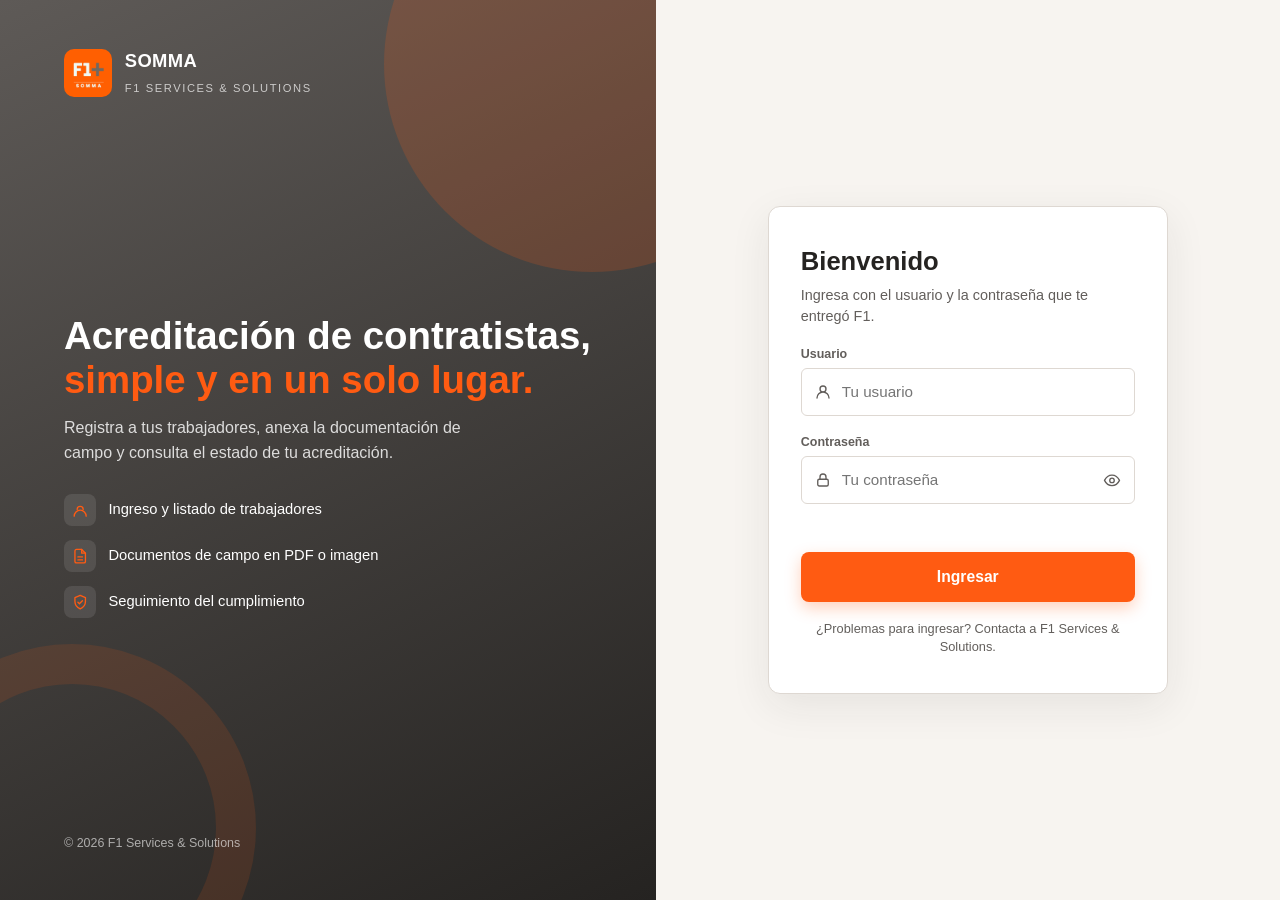
<file: login.html>
<!doctype html>
<html lang="es">
<head>
  <meta charset="utf-8">
  <meta name="viewport" content="width=device-width, initial-scale=1">
  <title>SOMMA | Iniciar sesión</title>
  <meta name="description" content="Acceso al sistema de acreditación de contratistas de F1 Services & Solutions.">
  <link rel="icon" href="assets/logo.png" type="image/png">
  <link rel="stylesheet" href="css/styles.css">
  <script src="js/supabase.js"></script>
  <script>if (leerSesion()) location.replace('/');</script>
</head>
<body class="login-body">
  <div class="login-layout">
    <aside class="login-brand">
      <div class="login-marca">
        <img src="assets/logo.png" alt="F1+ SOMMA" width="48" height="48">
        <div><strong>SOMMA</strong><small>F1 Services &amp; Solutions</small></div>
      </div>

      <div class="login-mensaje">
        <h2>Acreditación de contratistas, <span>simple y en un solo lugar.</span></h2>
        <p>Registra a tus trabajadores, anexa la documentación de campo y consulta el estado de tu acreditación.</p>
        <ul class="login-puntos">
          <li><svg viewBox="0 0 24 24" width="18" height="18" fill="none" stroke="currentColor" stroke-width="1.8" stroke-linecap="round" stroke-linejoin="round" aria-hidden="true"><path d="M16 11a4 4 0 1 0-8 0M4 20a8 8 0 0 1 16 0"/></svg>Ingreso y listado de trabajadores</li>
          <li><svg viewBox="0 0 24 24" width="18" height="18" fill="none" stroke="currentColor" stroke-width="1.8" stroke-linecap="round" stroke-linejoin="round" aria-hidden="true"><path d="M14 3H7a2 2 0 0 0-2 2v14a2 2 0 0 0 2 2h10a2 2 0 0 0 2-2V8l-5-5Z"/><path d="M14 3v5h5M9 13h6M9 17h6"/></svg>Documentos de campo en PDF o imagen</li>
          <li><svg viewBox="0 0 24 24" width="18" height="18" fill="none" stroke="currentColor" stroke-width="1.8" stroke-linecap="round" stroke-linejoin="round" aria-hidden="true"><path d="M12 3 5 6v5c0 4.5 3 8 7 10 4-2 7-5.5 7-10V6l-7-3Z"/><path d="m9 12 2 2 4-4"/></svg>Seguimiento del cumplimiento</li>
        </ul>
      </div>

      <p class="login-pie">&copy; <span id="year"></span> F1 Services &amp; Solutions</p>
    </aside>

    <main class="login-main">
      <form class="card login-card" id="form-login" novalidate>
        <header>
          <h1>Bienvenido</h1>
          <p>Ingresa con el usuario y la contraseña que te entregó F1.</p>
        </header>

        <div class="field">
          <label for="usuario">Usuario</label>
          <div class="input-icono">
            <svg viewBox="0 0 24 24" width="18" height="18" fill="none" stroke="currentColor" stroke-width="1.8" stroke-linecap="round" stroke-linejoin="round" aria-hidden="true"><path d="M16 8a4 4 0 1 1-8 0 4 4 0 0 1 8 0ZM4 20a8 8 0 0 1 16 0"/></svg>
            <input type="text" id="usuario" name="usuario" autocomplete="username" autocapitalize="none" spellcheck="false" placeholder="Tu usuario" required>
          </div>
        </div>
        <div class="field">
          <label for="clave">Contraseña</label>
          <div class="input-icono">
            <svg viewBox="0 0 24 24" width="18" height="18" fill="none" stroke="currentColor" stroke-width="1.8" stroke-linecap="round" stroke-linejoin="round" aria-hidden="true"><rect x="5" y="11" width="14" height="9" rx="2"/><path d="M8 11V8a4 4 0 0 1 8 0v3"/></svg>
            <input type="password" id="clave" name="clave" autocomplete="current-password" placeholder="Tu contraseña" required>
            <button type="button" class="ver-clave" id="ver-clave" aria-label="Mostrar contraseña" aria-pressed="false">
              <svg viewBox="0 0 24 24" width="18" height="18" fill="none" stroke="currentColor" stroke-width="1.8" stroke-linecap="round" stroke-linejoin="round" aria-hidden="true"><path d="M2 12s3.5-7 10-7 10 7 10 7-3.5 7-10 7S2 12 2 12Z"/><circle cx="12" cy="12" r="3"/></svg>
            </button>
          </div>
        </div>

        <p class="form-status" id="login-status" role="alert"></p>
        <button type="submit" class="btn-primary" id="btn-login">Ingresar</button>
        <p class="login-ayuda">¿Problemas para ingresar? Contacta a F1 Services &amp; Solutions.</p>
      </form>
    </main>
  </div>

  <script src="js/common.js"></script>
  <script src="js/login.js"></script>
</body>
</html>
</file>
<file: css/styles.css>
/* Paleta tomada de inventario-ti (F1+) */
:root {
  --f1-orange: #ff5b12;
  --f1-orange-dark: #e14e08;
  --f1-ink: #252321;
  --f1-stone: #625e5b;
  --f1-stone-dark: #5e5a57;
  --f1-cream: #f7f4f0;
  --f1-border: #ded8d2;
  --f1-blue: #68aadf;
  --f1-tag: #ede8e2;

  /* Tonos de estado usados en inventario-ti */
  --ok: #10b981;
  --ok-bg: #d1fae5;
  --ok-text: #047857;
  --warn-bg: #fef3c7;
  --warn-text: #b45309;
  --bad: #ef4444;
  --bad-text: #b91c1c;
  --bad-bg: #fee2e2;
  --bad-soft: #fef2f2;
  --bad-border: #fee2e2;
}

* { box-sizing: border-box; }

body {
  margin: 0;
  background: var(--f1-cream);
  color: var(--f1-ink);
  font-family: Arial, Helvetica, sans-serif;
  line-height: 1.45;
}

h1, h2, p, ul { margin: 0; }
ul { padding: 0; list-style: none; }
button { font: inherit; cursor: pointer; }
a { color: inherit; }

.muted { color: var(--f1-stone); }
.small { font-size: 0.78rem; }

/* ---------- Cabecera ---------- */
.topbar { background: var(--f1-stone-dark); color: #fff; }
.topbar-inner {
  display: flex;
  align-items: center;
  justify-content: space-between;
  gap: 1rem;
  max-width: 80rem;
  margin: 0 auto;
  padding: 0.75rem 1.25rem;
}
.brand { display: flex; align-items: center; gap: 0.75rem; text-decoration: none; }
.brand img { border-radius: 8px; box-shadow: 0 1px 3px rgba(0, 0, 0, 0.25); }
.brand-text { display: grid; line-height: 1.15; }
.brand-text strong { font-size: 1rem; font-weight: 900; letter-spacing: 0.04em; }
.brand-text small { font-size: 0.6rem; text-transform: uppercase; letter-spacing: 0.18em; color: rgba(255, 255, 255, 0.5); }

.toplinks { display: flex; align-items: center; gap: 0.25rem; }
.toplinks > a { padding: 0.45rem 0.8rem; border-radius: 8px; color: rgba(255, 255, 255, 0.85); text-decoration: none; font-size: 0.88rem; font-weight: 600; }
.toplinks > a:hover { background: rgba(255, 255, 255, 0.12); color: #fff; }

.menu-toggle { display: none; background: none; border: 0; color: #fff; padding: 0.25rem; }

.tabsbar {
  display: flex;
  gap: 0.5rem;
  max-width: 80rem;
  margin: 0 auto;
  padding: 0 1.25rem;
  overflow-x: auto;
  border-top: 1px solid rgba(255, 255, 255, 0.1);
}
.tab {
  padding: 0.7rem 1.4rem;
  margin-top: 0.6rem;
  border-radius: 8px 8px 0 0;
  background: rgba(255, 255, 255, 0.1);
  color: rgba(255, 255, 255, 0.8);
  text-decoration: none;
  font-size: 0.88rem;
  font-weight: 600;
  white-space: nowrap;
}
.tab:hover { background: rgba(255, 255, 255, 0.18); color: #fff; }
.tab.active { background: var(--f1-orange); color: #fff; }

/* ---------- Página ---------- */
main { max-width: 80rem; margin: 0 auto; padding: 1.75rem 1.25rem 3rem; }

.page-head {
  display: flex;
  flex-wrap: wrap;
  align-items: center;
  justify-content: space-between;
  gap: 1rem;
  margin-bottom: 1.5rem;
}
.page-head h1 { font-size: 1.45rem; font-weight: 800; letter-spacing: 0.01em; }
.page-head p { color: var(--f1-stone); font-size: 0.85rem; }
.demo-tag {
  display: inline-block;
  margin-left: 0.5rem;
  padding: 0.15rem 0.55rem;
  border-radius: 999px;
  background: var(--f1-tag);
  color: var(--f1-stone);
  font-size: 0.65rem;
  font-weight: 700;
  letter-spacing: 0.06em;
  text-transform: uppercase;
  vertical-align: middle;
}
.page-actions { display: flex; flex-wrap: wrap; align-items: center; gap: 0.75rem; }

.btn-ghost, .btn-dark {
  display: inline-flex;
  align-items: center;
  gap: 0.45rem;
  padding: 0.6rem 1rem;
  border-radius: 8px;
  border: 0;
  font-size: 0.85rem;
  font-weight: 600;
}
.btn-ghost { background: transparent; color: var(--f1-stone); }
.btn-ghost:hover { color: var(--f1-ink); }
.btn-dark { background: var(--f1-ink); color: #fff; }
.btn-dark:hover { background: var(--f1-orange); }

.grid { display: grid; grid-template-columns: minmax(0, 1fr) 21rem; gap: 1.25rem; align-items: start; }

.card {
  background: #fff;
  border: 1px solid var(--f1-border);
  border-radius: 12px;
  box-shadow: 0 1px 3px rgba(37, 35, 33, 0.06);
}

/* ---------- Tabla ---------- */
.main-card { padding: 1.25rem 1.25rem 1rem; }

.tabs { display: flex; gap: 1.25rem; border-bottom: 1px solid var(--f1-border); margin-bottom: 1rem; overflow-x: auto; }
.tabbtn {
  display: inline-flex;
  align-items: center;
  gap: 0.5rem;
  padding: 0.5rem 0 0.8rem;
  background: none;
  border: 0;
  border-bottom: 2px solid transparent;
  color: var(--f1-stone);
  font-size: 0.9rem;
  font-weight: 600;
  white-space: nowrap;
}
.tabbtn.active { color: var(--f1-ink); border-bottom-color: var(--f1-orange); }

.pill { padding: 0.05rem 0.55rem; border-radius: 999px; font-size: 0.72rem; font-weight: 700; }
.pill-red { background: var(--bad-bg); color: var(--bad-text); }
.pill-green { background: var(--ok-bg); color: var(--ok-text); }
.pill-muted { background: var(--f1-tag); color: var(--f1-stone); }

.table-wrap { overflow-x: auto; border-radius: 8px; }
table { width: 100%; border-collapse: collapse; font-size: 0.85rem; min-width: 36rem; }
thead th {
  padding: 0.75rem 0.9rem;
  background: var(--f1-orange);
  color: #fff;
  text-align: left;
  font-weight: 700;
}
tbody td { padding: 0.7rem 0.9rem; border-bottom: 1px solid var(--f1-tag); }
tbody tr:nth-child(even) { background: var(--f1-cream); }
tbody tr:hover { background: var(--f1-tag); }
td.worker { font-weight: 700; }
td.due { font-weight: 700; color: var(--bad-text); }
td.due.warn { color: var(--warn-text); }
.empty-row td { padding: 2.5rem 0.9rem; text-align: center; color: var(--f1-stone); border-bottom: 0; }
.empty-row, .empty-row:hover { background: transparent !important; }
.aviso-vacio { padding: 1.25rem; text-align: center; color: var(--f1-stone); font-size: 0.85rem; background: #fff; border: 1px dashed var(--f1-border); border-radius: 8px; }
.empty { padding: 2rem 0.5rem; text-align: center; color: var(--f1-stone); }

/* ---------- Indicadores ---------- */
.side { display: grid; gap: 1.25rem; }
.kpi { padding: 1.1rem 1.25rem; }
.kpi header { display: flex; align-items: center; justify-content: space-between; gap: 0.5rem; margin-bottom: 0.4rem; }
.kpi h2 { font-size: 0.82rem; font-weight: 700; }
.kpi-big { display: flex; align-items: center; gap: 0.6rem; margin: 0.6rem 0; color: var(--f1-stone); }
.kpi-big strong { font-size: 2.6rem; line-height: 1; color: var(--f1-ink); }
.kpi-num { margin: 0.35rem 0 0.75rem; font-size: 1.7rem; font-weight: 800; }

.badge { padding: 0.1rem 0.6rem; border-radius: 999px; font-size: 0.68rem; font-weight: 600; }
.badge-red-soft, .badge.bajo { background: var(--bad-bg); color: var(--bad-text); }
.badge.medio { background: var(--warn-bg); color: var(--warn-text); }
.badge.alto, .badge-green { background: var(--ok-bg); color: var(--ok-text); }
.badge.sin-datos { background: var(--f1-tag); color: var(--f1-stone); }

.bar { height: 8px; border-radius: 999px; background: var(--f1-tag); overflow: hidden; margin-bottom: 0.5rem; }
.bar span { display: block; height: 100%; border-radius: 999px; background: var(--bad); transition: width 0.4s; }
.bar.medio span { background: #f59e0b; }
.bar.alto span { background: var(--ok); }

.donut-row { display: flex; align-items: center; justify-content: space-between; gap: 1rem; }
.legend { display: grid; gap: 0.35rem; font-size: 0.78rem; }
.legend li { display: flex; align-items: center; gap: 0.5rem; }
.legend i { width: 9px; height: 9px; border-radius: 50%; flex: none; }
.donut {
  position: relative;
  width: 8.5rem;
  height: 8.5rem;
  flex: none;
  border-radius: 50%;
}
.donut::after { content: ""; position: absolute; inset: 24%; border-radius: 50%; background: #fff; }

.alert {
  padding: 0.55rem 0.8rem;
  border: 1px solid var(--bad-border);
  border-radius: 6px;
  background: var(--bad-soft);
  color: var(--bad-text);
  font-size: 0.78rem;
}
.alert.hidden { display: none; }

/* ---------- Listado de trabajadores ---------- */
.title-row { display: flex; align-items: center; gap: 0.6rem; color: var(--f1-stone); }
.title-row h1 { color: var(--f1-ink); }

.filtros { position: relative; }
.btn-filtros {
  display: inline-flex;
  align-items: center;
  gap: 0.45rem;
  padding: 0.55rem 0.9rem;
  border: 0;
  border-radius: 8px;
  background: var(--f1-stone);
  color: #fff;
  font-size: 0.82rem;
  font-weight: 600;
}
.btn-filtros:hover { background: var(--f1-ink); }
.filtros-count { padding: 0 0.45rem; border-radius: 999px; background: var(--f1-orange); font-size: 0.7rem; }
.panel-filtros {
  position: absolute;
  right: 0;
  top: calc(100% + 0.5rem);
  z-index: 5;
  display: grid;
  gap: 0.8rem;
  width: 17rem;
  padding: 1rem;
  background: #fff;
  border: 1px solid var(--f1-border);
  border-radius: 10px;
  box-shadow: 0 8px 24px rgba(37, 35, 33, 0.14);
}
.panel-filtros[hidden] { display: none; }
.panel-filtros label { display: grid; gap: 0.25rem; font-size: 0.75rem; font-weight: 700; color: var(--f1-stone); }
.filtros-acciones { display: flex; justify-content: flex-end; }

.listado { padding: 1rem 1.25rem 1rem; }
.listado-tools { display: flex; flex-wrap: wrap; align-items: center; justify-content: space-between; gap: 0.75rem; margin-bottom: 0.9rem; font-size: 0.82rem; color: var(--f1-stone); }
.listado select, .listado input[type="search"], .panel-filtros select, .panel-filtros input[type="text"] {
  padding: 0.4rem 0.6rem;
  border: 1px solid var(--f1-border);
  border-radius: 6px;
  background: #fff;
  color: var(--f1-ink);
  font: inherit;
}
.listado input[type="search"] { margin-left: 0.4rem; min-width: 12rem; }
.listado select { margin: 0 0.35rem; }
.listado select:focus, .listado input:focus, .panel-filtros select:focus, .panel-filtros input:focus { outline: 2px solid var(--f1-orange); outline-offset: 0; border-color: transparent; }

.tabla-listado { min-width: 46rem; }
.tabla-listado thead th { white-space: nowrap; }
.col-check { width: 2.2rem; }
.sort { padding: 0; border: 0; background: none; color: inherit; font: inherit; font-weight: 700; display: inline-flex; gap: 0.3rem; align-items: center; }
.sort .arrow { font-size: 0.6rem; opacity: 0.9; min-width: 0.6rem; }

.nombre-btn { padding: 0; border: 0; background: none; color: inherit; font: inherit; font-weight: 700; text-align: left; }
.nombre-btn:hover, .nombre-btn[aria-expanded="true"] { color: var(--f1-orange-dark); }
.nombre-btn .caret { font-size: 0.7rem; color: var(--f1-stone); }
.nombre-btn:focus-visible { outline: 2px solid var(--f1-orange); outline-offset: 2px; border-radius: 3px; }

.menu-acciones {
  position: absolute;
  z-index: 20;
  min-width: 13.5rem;
  padding: 0.3rem;
  background: #fff;
  border: 1px solid var(--f1-border);
  border-radius: 8px;
  box-shadow: 0 8px 24px rgba(37, 35, 33, 0.16);
}
.menu-acciones[hidden] { display: none; }
.menu-item {
  display: flex;
  align-items: center;
  gap: 0.6rem;
  width: 100%;
  padding: 0.55rem 0.7rem;
  border: 0;
  border-radius: 6px;
  background: none;
  color: var(--f1-ink);
  font-size: 0.83rem;
  text-align: left;
}
.menu-item svg { color: var(--f1-stone); flex: none; }
.menu-item:hover, .menu-item:focus-visible { background: var(--f1-cream); outline: none; color: var(--f1-orange-dark); }
.menu-item:hover svg, .menu-item:focus-visible svg { color: var(--f1-orange-dark); }
.menu-item + .menu-item { border-top: 1px solid var(--f1-tag); border-radius: 0; }

.toast {
  position: fixed;
  left: 50%;
  bottom: 1.5rem;
  z-index: 30;
  max-width: calc(100vw - 2rem);
  padding: 0.7rem 1.1rem;
  border-radius: 8px;
  background: var(--f1-ink);
  color: #fff;
  font-size: 0.82rem;
  opacity: 0;
  pointer-events: none;
  transform: translate(-50%, 0.5rem);
  transition: opacity 0.2s, transform 0.2s;
}
.toast.visible { opacity: 1; transform: translate(-50%, 0); }

.estado { display: inline-block; padding: 0.12rem 0.55rem; border-radius: 4px; font-size: 0.7rem; font-weight: 700; white-space: nowrap; }
.estado.ok { background: var(--ok-bg); color: var(--ok-text); }
.estado.no { background: var(--bad-bg); color: var(--bad-text); }

.listado-pie { display: flex; flex-wrap: wrap; align-items: center; justify-content: space-between; gap: 0.75rem; margin-top: 0.9rem; }
.paginas { display: flex; align-items: center; gap: 0.75rem; }
.pag { padding: 0.4rem 0.9rem; border: 1px solid var(--f1-border); border-radius: 6px; background: #fff; color: var(--f1-ink); font-size: 0.8rem; font-weight: 600; }
.pag:hover:not(:disabled) { border-color: var(--f1-orange); color: var(--f1-orange-dark); }
.pag:disabled { opacity: 0.45; cursor: default; }

/* ---------- Formulario de ingreso ---------- */
.form-card { padding: 1.5rem 1.5rem 1.25rem; }
.form-section { padding-bottom: 1.25rem; margin-bottom: 1.25rem; border-bottom: 1px solid var(--f1-border); }
.form-section h2 { margin-bottom: 0.9rem; font-size: 1rem; color: var(--f1-ink); }

.form-grid { display: grid; grid-template-columns: repeat(4, minmax(0, 1fr)); gap: 1rem 1.25rem; }
.field { display: grid; align-content: start; gap: 0.3rem; }
.field.span-2 { grid-column: span 2; }
.field label { font-size: 0.75rem; font-weight: 700; color: var(--f1-stone); }
.req { color: var(--bad); }
.field input, .field select {
  width: 100%;
  padding: 0.6rem 0.7rem;
  border: 1px solid var(--f1-border);
  border-radius: 6px;
  background: #fff;
  color: var(--f1-ink);
  font: inherit;
  font-size: 0.88rem;
}
.field input:focus, .field select:focus { outline: 2px solid var(--f1-orange); outline-offset: 0; border-color: transparent; }
.field.invalid input, .field.invalid select { border-color: var(--bad); }
.field-error { min-height: 0; margin: 0; font-size: 0.72rem; color: var(--bad-text); }
.field-error:empty { display: none; }

.form-actions { display: flex; flex-wrap: wrap; align-items: center; justify-content: flex-end; gap: 0.75rem; }
.form-actions .form-status { margin-right: auto; font-size: 0.82rem; }
.btn-primary {
  padding: 0.65rem 1.3rem;
  border: 0;
  border-radius: 8px;
  background: var(--f1-orange);
  color: #fff;
  font-size: 0.88rem;
  font-weight: 700;
}
.btn-primary:hover { background: var(--f1-orange-dark); }
.form-status.ok { color: var(--ok-text); }
.form-status.error { color: var(--bad-text); }

/* ---------- Avisos ---------- */
.avisos { margin-top: 2rem; }
.avisos-head { display: flex; align-items: center; gap: 0.75rem; margin-bottom: 0.9rem; color: var(--f1-stone); }
.avisos-head h2 { color: var(--f1-ink); font-size: 1.15rem; }
.aviso-list { display: grid; gap: 0.75rem; }
.aviso {
  padding: 0.9rem 1.1rem;
  background: #fff;
  border: 1px solid var(--f1-border);
  border-left: 4px solid var(--f1-orange);
  border-radius: 8px;
}
.aviso h3 { margin: 0 0 0.2rem; font-size: 0.9rem; }
.aviso p { font-size: 0.82rem; color: var(--f1-stone); }
.aviso time { font-size: 0.7rem; color: var(--f1-stone); text-transform: uppercase; letter-spacing: 0.08em; }

.footer { padding: 1.25rem; text-align: center; background: var(--f1-ink); color: rgba(255, 255, 255, 0.6); font-size: 0.78rem; }

/* ---------- Responsive ---------- */
@media (max-width: 960px) {
  .form-grid { grid-template-columns: repeat(2, minmax(0, 1fr)); }
  .grid { grid-template-columns: minmax(0, 1fr); }
  .side { grid-template-columns: repeat(auto-fit, minmax(16rem, 1fr)); }
}

@media (max-width: 640px) {
  .menu-toggle { display: block; }
  .toplinks { display: none; }
  .tabsbar { display: none; flex-direction: column; gap: 0; padding: 0.5rem 1.25rem 0.75rem; }
  .tabsbar.open { display: flex; }
  .tab { margin-top: 0.25rem; border-radius: 8px; }
  .page-head h1 { font-size: 1.15rem; }
  .form-grid { grid-template-columns: minmax(0, 1fr); }
  .field.span-2 { grid-column: auto; }
  .form-card { padding: 1.1rem; }
  .form-actions .btn-primary { width: 100%; }
  .panel-filtros { right: auto; left: 0; width: min(17rem, calc(100vw - 2.5rem)); }
  .btn-dark { width: 100%; justify-content: center; }
}

/* ---------- Documentos de campo ---------- */
.docs-ayuda { margin: -0.4rem 0 0.9rem; }
#sec-docs { border-bottom: 0; margin-bottom: 0.5rem; }
.field input[type="file"] { padding: 0.45rem 0.6rem; background: var(--f1-cream); }
.field.invalid input[type="file"] { border-color: var(--bad); }
.field input[type="file"]::file-selector-button {
  margin-right: 0.7rem; padding: 0.35rem 0.7rem; border: 0; border-radius: 5px;
  background: var(--f1-ink); color: #fff; font: inherit; font-size: 0.8rem; font-weight: 600; cursor: pointer;
}
.field input[type="file"]::file-selector-button:hover { background: var(--f1-orange); }

/* ---------- Inicio de sesión ---------- */
.sesion-usuario { display: flex; align-items: center; gap: 0.65rem; margin-left: 0.75rem; padding-left: 1rem; border-left: 1px solid rgba(255, 255, 255, 0.2); color: #fff; }
.sesion-avatar { display: grid; place-items: center; width: 2.1rem; height: 2.1rem; flex: none; border-radius: 50%; background: var(--f1-orange); color: #fff; font-size: 0.9rem; font-weight: 800; }
.sesion-datos { display: grid; line-height: 1.2; min-width: 0; }
.sesion-datos strong { max-width: 12rem; overflow: hidden; text-overflow: ellipsis; white-space: nowrap; font-size: 0.82rem; font-weight: 700; }
.sesion-datos small { font-size: 0.62rem; font-weight: 700; letter-spacing: 0.12em; text-transform: uppercase; color: rgba(255, 255, 255, 0.55); }
.btn-salir { display: inline-flex; align-items: center; gap: 0.4rem; margin-left: 0.4rem; padding: 0.45rem 0.85rem; border: 1px solid rgba(255, 255, 255, 0.35); border-radius: 999px; background: transparent; color: #fff; font: inherit; font-size: 0.8rem; font-weight: 700; cursor: pointer; white-space: nowrap; }
.btn-salir:hover { background: var(--f1-orange); border-color: var(--f1-orange); }
.tab-salir { display: none; border: 0; text-align: left; cursor: pointer; }
@media (max-width: 640px) { .tab-salir { display: block; margin-top: 0.75rem; background: rgba(255, 255, 255, 0.06); } }

/* Login: panel de marca + formulario */
.login-body { min-height: 100vh; background: var(--f1-cream); }
.login-layout { display: grid; grid-template-columns: minmax(0, 1.05fr) minmax(0, 1fr); min-height: 100vh; }
.login-brand {
  position: relative; display: flex; flex-direction: column; justify-content: space-between; gap: 2rem;
  padding: 3rem clamp(2rem, 5vw, 4.5rem); color: #fff; overflow: hidden;
  background: linear-gradient(155deg, var(--f1-stone-dark) 0%, var(--f1-ink) 100%);
}
.login-brand::before, .login-brand::after { content: ""; position: absolute; border-radius: 50%; pointer-events: none; }
.login-brand::before { width: 26rem; height: 26rem; right: -9rem; top: -9rem; background: var(--f1-orange); opacity: 0.18; }
.login-brand::after { width: 18rem; height: 18rem; left: -7rem; bottom: -7rem; border: 2.5rem solid var(--f1-orange); opacity: 0.12; }
.login-brand > * { position: relative; z-index: 1; }
.login-marca { display: flex; align-items: center; gap: 0.8rem; }
.login-marca img { border-radius: 10px; }
.login-marca strong { display: block; font-size: 1.15rem; letter-spacing: 0.02em; }
.login-marca small { font-size: 0.7rem; letter-spacing: 0.14em; text-transform: uppercase; opacity: 0.7; }
.login-mensaje h2 { margin: 0 0 0.9rem; font-size: clamp(1.7rem, 3vw, 2.4rem); line-height: 1.15; font-weight: 800; }
.login-mensaje h2 span { color: var(--f1-orange); }
.login-mensaje > p { max-width: 28rem; margin: 0 0 1.75rem; line-height: 1.55; opacity: 0.82; }
.login-puntos { display: grid; gap: 0.85rem; margin: 0; padding: 0; list-style: none; }
.login-puntos li { display: flex; align-items: center; gap: 0.75rem; font-size: 0.92rem; }
.login-puntos svg {
  flex: none; box-sizing: content-box; padding: 0.45rem; border-radius: 8px;
  background: rgba(255, 255, 255, 0.1); color: var(--f1-orange);
}
.login-pie { margin: 0; font-size: 0.78rem; opacity: 0.6; }

.login-main { display: grid; place-items: center; padding: 2rem 1.25rem; }
.login-card { width: min(25rem, 100%); display: grid; gap: 1.1rem; padding: 2.25rem 2rem; box-shadow: 0 12px 40px rgba(37, 35, 33, 0.08); }
.login-card h1 { margin: 0; font-size: 1.6rem; color: var(--f1-ink); }
.login-card > header p { margin: 0.3rem 0 0; font-size: 0.9rem; color: var(--f1-stone); }
.login-card .field label { font-size: 0.78rem; }
.input-icono { position: relative; }
.input-icono > svg { position: absolute; left: 0.8rem; top: 50%; transform: translateY(-50%); color: var(--f1-stone); pointer-events: none; }
.login-card .input-icono input { padding: 0.75rem 0.8rem 0.75rem 2.5rem; font-size: 0.95rem; }
.login-card .input-icono input[type="password"], .login-card .input-icono input.visible { padding-right: 2.9rem; }
.ver-clave {
  position: absolute; right: 0.35rem; top: 50%; transform: translateY(-50%); display: grid; place-items: center;
  width: 2.2rem; height: 2.2rem; border: 0; border-radius: 6px; background: none; color: var(--f1-stone); cursor: pointer;
}
.ver-clave:hover { color: var(--f1-orange); background: var(--f1-cream); }
.login-card .form-status { min-height: 1.1rem; margin: -0.3rem 0 0; font-size: 0.83rem; }
.login-card .btn-primary { width: 100%; padding: 0.85rem; font-size: 0.98rem; box-shadow: 0 6px 16px rgba(255, 91, 18, 0.28); }
.login-card .btn-primary:disabled { opacity: 0.6; cursor: wait; }
.login-ayuda { margin: 0; text-align: center; font-size: 0.8rem; color: var(--f1-stone); }

@media (max-width: 860px) {
  .login-layout { grid-template-columns: minmax(0, 1fr); min-height: 0; }
  .login-brand { padding: 1.6rem 1.5rem 1.9rem; gap: 1rem; }
  .login-mensaje > p, .login-puntos, .login-pie { display: none; }
  .login-mensaje h2 { margin: 0; font-size: 1.4rem; }
  .login-main { padding: 1.5rem 1rem 2.5rem; }
  .login-card { padding: 1.75rem 1.4rem; }
}
.field input[readonly] { background: var(--f1-cream); color: var(--f1-stone); font-weight: 600; cursor: default; }
.field input[readonly]:focus { outline: none; border-color: var(--f1-border); }

/* Documentos de campo registrados */
.registros { margin-top: 1.5rem; padding: 1.25rem 1.5rem; }
.registros-head { display: flex; flex-wrap: wrap; align-items: center; justify-content: space-between; gap: 0.75rem; margin-bottom: 0.9rem; }
.registros-head h2 { margin: 0; font-size: 1.05rem; color: var(--f1-ink); }
.registros-head p { margin: 0.2rem 0 0; }
.docs-chips { display: flex; flex-wrap: wrap; gap: 0.35rem; min-width: 14rem; }
.chip-doc {
  padding: 0.25rem 0.6rem; border: 1px solid var(--f1-border); border-radius: 999px; background: var(--f1-tag);
  color: var(--f1-ink); font: inherit; font-size: 0.75rem; font-weight: 600; cursor: pointer;
}
.chip-doc:hover { background: var(--f1-orange); border-color: var(--f1-orange); color: #fff; }
.chip-doc:disabled { opacity: 0.6; cursor: wait; }
.estado.pend { background: #fef3c7; color: #b45309; }
.btn-eliminar {
  padding: 0.25rem 0.65rem; border: 1px solid var(--bad); border-radius: 6px; background: #fff;
  color: var(--bad-text); font: inherit; font-size: 0.75rem; font-weight: 700; cursor: pointer;
}
.btn-eliminar:hover { background: var(--bad); color: #fff; }
.btn-eliminar:disabled { opacity: 0.6; cursor: wait; }

/* Ventanas de editar trabajador y estado de acreditación */
.modal { width: min(46rem, calc(100vw - 2rem)); max-height: calc(100vh - 2rem); overflow: auto; padding: 1.5rem; border: 0; border-radius: 12px; box-shadow: 0 20px 60px rgba(37, 35, 33, 0.3); color: var(--f1-ink); }
.modal::backdrop { background: rgba(37, 35, 33, 0.55); }
.modal h2 { margin: 0 0 1rem; font-size: 1.1rem; }
.modal-chico { width: min(24rem, calc(100vw - 2rem)); }
.modal-grid { grid-template-columns: repeat(2, minmax(0, 1fr)); margin-bottom: 1rem; }
.estado-nombre { margin: -0.4rem 0 1rem; font-weight: 700; }
.modal .field select { width: 100%; padding: 0.6rem 0.7rem; border: 1px solid var(--f1-border); border-radius: 6px; background: #fff; font: inherit; font-size: 0.88rem; }
.menu-item.peligro { color: var(--bad-text); }
.menu-item.peligro:hover { background: var(--bad-bg); }
@media (max-width: 640px) { .modal-grid { grid-template-columns: minmax(0, 1fr); } }

/* Documentos del trabajador */
.docs-contador { margin: -0.5rem 0 0.8rem; }
.docs-lista { display: grid; gap: 0.5rem; margin-bottom: 0.8rem; }
.doc-fila { display: flex; flex-wrap: wrap; align-items: center; justify-content: space-between; gap: 0.6rem; padding: 0.65rem 0.8rem; border: 1px solid var(--f1-border); border-radius: 8px; background: var(--f1-cream); }
.doc-info { display: grid; gap: 0.1rem; min-width: 0; }
.doc-info strong { font-size: 0.9rem; }
.doc-estado { font-size: 0.75rem; color: var(--f1-stone); overflow-wrap: anywhere; }
.doc-estado.cargado { color: var(--ok-text); font-weight: 600; }
.doc-acciones { display: flex; flex-wrap: wrap; gap: 0.35rem; }
.chip-doc.quitar:hover { background: var(--bad); border-color: var(--bad); }
.doc-grupo { display: grid; gap: 0.5rem; padding: 0.7rem 0.8rem 0.8rem; border: 1px solid var(--f1-border); border-radius: 8px; }
.doc-grupo-titulo { margin: 0; font-size: 0.78rem; font-weight: 700; letter-spacing: 0.04em; text-transform: uppercase; color: var(--f1-stone); }
.doc-grupo .doc-fila { background: #fff; }

/* Resumen por contrata (administrador) */
.resumen-contratas { margin-top: 1.5rem; padding: 1.25rem 1.5rem; }
.resumen-contratas h2 { margin: 0 0 0.2rem; font-size: 1.05rem; }
.resumen-contratas .muted { margin: 0 0 0.9rem; }
.doc-fechas { display: flex; flex-wrap: wrap; gap: 0.5rem 0.75rem; }
.doc-fecha { display: grid; gap: 0.15rem; font-size: 0.7rem; font-weight: 700; color: var(--f1-stone); }
.doc-fecha input { padding: 0.3rem 0.45rem; border: 1px solid var(--f1-border); border-radius: 6px; background: #fff; color: var(--f1-ink); font: inherit; font-size: 0.8rem; }
.doc-fecha input:focus { outline: 2px solid var(--f1-orange); outline-offset: 0; border-color: transparent; }
.doc-fecha .req { font-style: normal; }

/* Tabla de documentos de campo registrados */
.registros .tabla-listado { min-width: 50rem; table-layout: auto; }
.registros tbody td { vertical-align: middle; }
.registros td.nowrap { white-space: nowrap; }
.registros td.col-texto { min-width: 8rem; max-width: 16rem; overflow-wrap: anywhere; }
.registros thead th { white-space: nowrap; }
.registros tbody tr:hover { background: var(--f1-tag); }
.btn-docs {
  padding: 0.35rem 0.8rem; border: 1px solid var(--f1-border); border-radius: 999px; background: #fff;
  color: var(--f1-ink); font: inherit; font-size: 0.78rem; font-weight: 700; cursor: pointer;
}
.btn-docs:hover { background: var(--f1-ink); border-color: var(--f1-ink); color: #fff; }
.campo-docs-sub { margin: -0.6rem 0 1rem; }

/* Reporte diario: nota del formato (misma paleta F1+) */
.aviso-formato { display: flex; flex-direction: column; gap: 0.2rem; margin-bottom: 1.25rem; padding: 0.85rem 1rem; border-left: 4px solid var(--f1-orange); border-radius: 6px; background: var(--f1-tag); color: var(--f1-ink); font-size: 0.9rem; }
.aviso-formato strong { color: var(--f1-orange-dark); text-transform: uppercase; letter-spacing: 0.02em; font-size: 0.85rem; }

/* Reporte diario: rejilla completa, botones de opción y carga de archivos (paleta F1+) */
.field.span-4 { grid-column: 1 / -1; }
.field .label { font-size: 0.75rem; font-weight: 700; color: var(--f1-stone); }
.sr-only { position: absolute; width: 1px; height: 1px; margin: -1px; padding: 0; overflow: hidden; clip: rect(0 0 0 0); white-space: nowrap; border: 0; }

.seg { display: flex; flex-wrap: wrap; gap: 0.6rem; }
.seg label { flex: 1 1 5rem; position: relative; cursor: pointer; }
.seg input { position: absolute; opacity: 0; inset: 0; width: 100%; height: 100%; margin: 0; cursor: pointer; }
.seg span { display: block; padding: 0.7rem 1rem; border: 1px solid var(--f1-border); border-radius: 8px; background: #fff; color: var(--f1-ink); font-weight: 700; text-align: center; transition: background 0.15s, border-color 0.15s, color 0.15s; }
.seg label:hover span { border-color: var(--f1-orange); }
.seg input:checked + span { background: var(--f1-orange); border-color: var(--f1-orange); color: #fff; }
.seg input:focus-visible + span { outline: 2px solid var(--f1-ink); outline-offset: 2px; }

.subida-botones { display: flex; flex-wrap: wrap; gap: 0.6rem; }
.subida-btn { flex: 1 1 8rem; position: relative; display: flex; align-items: center; justify-content: center; gap: 0.6rem; min-height: 3.4rem; padding: 0.7rem 1rem; border: 1.5px dashed var(--f1-border); border-radius: 8px; background: var(--f1-cream); color: var(--f1-stone); font-weight: 700; cursor: pointer; transition: border-color 0.15s, color 0.15s, background 0.15s; }
.subida-btn:hover, .subida-btn:focus-within { border-color: var(--f1-orange); color: var(--f1-orange-dark); background: #fff; }
.subida-btn.unico { min-height: 4.2rem; }
.subida-icono { display: inline-flex; }
.archivos-lista { list-style: none; margin: 0; padding: 0; display: grid; gap: 0.35rem; }
.archivos-lista:empty { display: none; }
.archivos-lista li { display: flex; align-items: center; justify-content: space-between; gap: 0.75rem; padding: 0.4rem 0.7rem; border-radius: 6px; background: var(--f1-tag); font-size: 0.82rem; color: var(--f1-ink); }
.archivos-lista li span { overflow-wrap: anywhere; }
.btn-quitar { flex: none; border: 0; background: transparent; color: var(--bad-text); font-size: 0.95rem; font-weight: 700; cursor: pointer; padding: 0.1rem 0.4rem; border-radius: 4px; }
.btn-quitar:hover { background: var(--bad-bg); }
.field.invalid .seg span, .field.invalid .subida-btn { border-color: var(--bad); }

.aviso-riesgo { grid-column: 1 / -1; margin: 0.4rem 0 0; padding: 0.75rem 1rem; border-left: 4px solid var(--f1-orange); border-radius: 6px; background: var(--f1-tag); color: var(--f1-orange-dark); font-size: 0.85rem; font-weight: 700; line-height: 1.4; }
</file>
